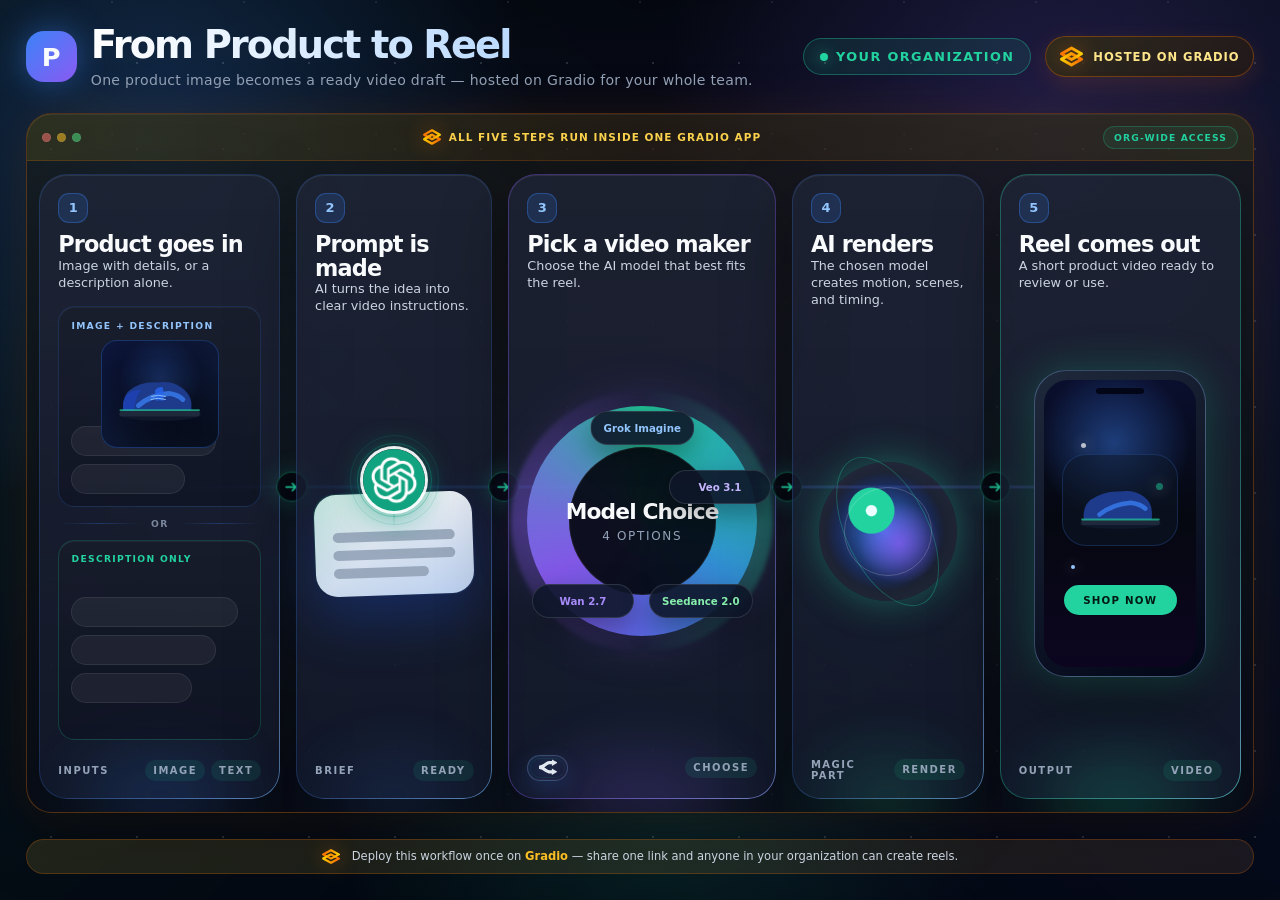
<file: flowchart.html>
<!DOCTYPE html>
<html lang="en">
<head>
<meta charset="UTF-8">
<meta name="viewport" content="width=device-width, initial-scale=1.0">
<title>Product Image to AI Video Flow</title>
<style>
  :root {
    --bg: #050810;
    --bg2: #080d1a;
    --bg3: #0b1228;
    --blue: #3b82f6;
    --blue-glow: #1d4ed8;
    --purple: #8b5cf6;
    --purple-glow: #6d28d9;
    --neon: #22d3a0;
    --neon-dim: #0f7a5a;
    --white: #f8fafc;
    --muted: #94a3b8;
    --card: rgba(15, 22, 42, 0.72);
    --border: rgba(59, 130, 246, 0.22);
    --border-neon: rgba(34, 211, 160, 0.36);
  }

  * {
    box-sizing: border-box;
  }

  html,
  body {
    width: 100%;
    height: 100%;
    margin: 0;
    overflow: hidden;
  }

  body {
    min-height: 100svh;
    color: var(--white);
    font-family: Inter, ui-sans-serif, system-ui, -apple-system, BlinkMacSystemFont, "Segoe UI", sans-serif;
    background:
      radial-gradient(circle at 12% 16%, rgba(59, 130, 246, 0.24), transparent 28%),
      radial-gradient(circle at 82% 14%, rgba(139, 92, 246, 0.2), transparent 30%),
      radial-gradient(circle at 52% 88%, rgba(34, 211, 160, 0.14), transparent 32%),
      linear-gradient(180deg, var(--bg) 0%, #070b18 48%, #040610 100%);
    animation: atmospherePulse 14s ease-in-out infinite alternate;
  }

  body::before {
    content: "";
    position: fixed;
    inset: 0;
    pointer-events: none;
    background-image:
      radial-gradient(circle, rgba(255, 255, 255, 0.52) 0 1px, transparent 1.5px),
      radial-gradient(circle, rgba(147, 197, 253, 0.42) 0 1px, transparent 1.5px);
    background-size: 86px 86px, 132px 132px;
    background-position: 8px 20px, 46px 68px;
    opacity: 0.28;
    animation: starDrift 32s linear infinite, starTwinkle 4.8s ease-in-out infinite alternate;
  }

  body::after {
    content: "";
    position: fixed;
    inset: -30%;
    pointer-events: none;
    background:
      conic-gradient(from 0deg at 50% 50%, transparent, rgba(59, 130, 246, 0.12), transparent, rgba(34, 211, 160, 0.1), transparent),
      radial-gradient(circle at 50% 50%, rgba(139, 92, 246, 0.14), transparent 36%);
    filter: blur(42px);
    opacity: 0.58;
    animation: auroraSpin 34s linear infinite;
  }

  .page {
    position: relative;
    z-index: 1;
    display: grid;
    grid-template-rows: auto 1fr auto;
    gap: clamp(10px, 1.2vw, 18px);
    width: 100vw;
    height: 100svh;
    padding: clamp(18px, 2vw, 30px);
  }

  .topbar,
  .footer-note {
    width: min(1500px, 100%);
    margin: 0 auto;
  }

  .topbar {
    display: flex;
    align-items: center;
    justify-content: space-between;
    gap: 18px;
    animation: introDrop 900ms ease-out both;
  }

  .brand {
    display: flex;
    align-items: center;
    gap: 14px;
  }

  .logo {
    display: grid;
    place-items: center;
    width: clamp(42px, 4vw, 58px);
    height: clamp(42px, 4vw, 58px);
    border-radius: 18px;
    background: linear-gradient(135deg, var(--blue), var(--purple));
    box-shadow: 0 0 32px rgba(59, 130, 246, 0.44);
    font-size: clamp(20px, 2vw, 28px);
    font-weight: 900;
    animation: logoPulse 3.2s ease-in-out infinite;
  }

  h1,
  p {
    margin: 0;
  }

  h1 {
    font-size: clamp(24px, 3vw, 44px);
    line-height: 1;
    letter-spacing: -0.05em;
    background: linear-gradient(90deg, #ffffff 0%, #93c5fd 46%, var(--neon) 100%);
    -webkit-background-clip: text;
    background-clip: text;
    color: transparent;
    background-size: 220% 100%;
    animation: titleShimmer 7s ease-in-out infinite;
  }

  .subtitle {
    margin-top: 8px;
    color: var(--muted);
    font-size: clamp(12px, 1.1vw, 16px);
    letter-spacing: 0.02em;
  }

  .audience-pill {
    display: inline-flex;
    align-items: center;
    gap: 8px;
    padding: 10px 16px;
    border: 1px solid var(--border-neon);
    border-radius: 999px;
    background: rgba(34, 211, 160, 0.1);
    color: var(--neon);
    font-size: clamp(11px, 1vw, 13px);
    font-weight: 800;
    letter-spacing: 0.11em;
    text-transform: uppercase;
    white-space: nowrap;
  }

  .audience-pill::before {
    content: "";
    width: 8px;
    height: 8px;
    border-radius: 999px;
    background: var(--neon);
    box-shadow: 0 0 16px rgba(34, 211, 160, 0.78);
  }

  .topbar-host {
    display: flex;
    align-items: center;
    gap: clamp(10px, 1.1vw, 14px);
    flex-shrink: 0;
  }

  .gradio-brand {
    display: inline-flex;
    align-items: center;
    gap: 10px;
    padding: 8px 14px;
    border: 1px solid rgba(249, 119, 0, 0.34);
    border-radius: 999px;
    background:
      linear-gradient(135deg, rgba(249, 209, 0, 0.14), rgba(249, 119, 0, 0.1)),
      rgba(8, 12, 24, 0.72);
    color: #fde68a;
    font-size: clamp(10px, 0.9vw, 12px);
    font-weight: 800;
    letter-spacing: 0.08em;
    text-transform: uppercase;
    white-space: nowrap;
    box-shadow: 0 8px 24px rgba(249, 119, 0, 0.14);
    animation: gradioBadge 3.8s ease-in-out infinite;
  }

  .gradio-logo {
    display: block;
    width: clamp(20px, 1.8vw, 26px);
    height: clamp(20px, 1.8vw, 26px);
    flex-shrink: 0;
    filter: drop-shadow(0 0 10px rgba(249, 119, 0, 0.42));
    animation: gradioIcon 3.4s ease-in-out infinite;
  }

  .gradio-logo--compact {
    width: clamp(16px, 1.4vw, 20px);
    height: clamp(16px, 1.4vw, 20px);
  }

  .gradio-shell {
    position: relative;
    display: grid;
    grid-template-rows: auto 1fr;
    width: min(1500px, 100%);
    height: 100%;
    max-height: min(700px, 100%);
    border: 1px solid rgba(249, 119, 0, 0.28);
    border-radius: clamp(20px, 2vw, 28px);
    background:
      linear-gradient(180deg, rgba(249, 209, 0, 0.05), rgba(249, 119, 0, 0.02)),
      rgba(8, 12, 26, 0.62);
    box-shadow:
      inset 0 1px 0 rgba(255, 255, 255, 0.06),
      0 24px 70px rgba(0, 0, 0, 0.28),
      0 0 48px rgba(249, 119, 0, 0.1);
    overflow: hidden;
    animation: gradioShellGlow 6s ease-in-out infinite alternate;
  }

  .gradio-shell::before {
    content: "";
    position: absolute;
    inset: -1px;
    border-radius: inherit;
    padding: 1px;
    background: linear-gradient(120deg, rgba(249, 209, 0, 0.5), transparent 38%, rgba(249, 119, 0, 0.42) 62%, transparent 78%);
    background-size: 220% 220%;
    pointer-events: none;
    -webkit-mask: linear-gradient(#000 0 0) content-box, linear-gradient(#000 0 0);
    -webkit-mask-composite: xor;
    mask: linear-gradient(#000 0 0) content-box, linear-gradient(#000 0 0);
    mask-composite: exclude;
    opacity: 0.55;
    animation: gradioBorderSweep 5.4s linear infinite;
  }

  .gradio-shell-bar {
    position: relative;
    z-index: 1;
    display: flex;
    align-items: center;
    justify-content: space-between;
    gap: 12px;
    padding: clamp(8px, 0.9vw, 12px) clamp(12px, 1.2vw, 18px);
    border-bottom: 1px solid rgba(249, 119, 0, 0.2);
    background: linear-gradient(90deg, rgba(249, 209, 0, 0.1), rgba(249, 119, 0, 0.06) 52%, rgba(249, 209, 0, 0.08));
  }

  .gradio-shell-dots {
    display: flex;
    align-items: center;
    gap: 6px;
    flex-shrink: 0;
  }

  .gradio-shell-dots span {
    width: 9px;
    height: 9px;
    border-radius: 50%;
    background: rgba(148, 163, 184, 0.35);
    border: 1px solid rgba(255, 255, 255, 0.08);
  }

  .gradio-shell-dots span:nth-child(1) {
    background: rgba(248, 113, 113, 0.55);
  }

  .gradio-shell-dots span:nth-child(2) {
    background: rgba(251, 191, 36, 0.55);
  }

  .gradio-shell-dots span:nth-child(3) {
    background: rgba(74, 222, 128, 0.55);
  }

  .gradio-shell-title {
    display: flex;
    align-items: center;
    justify-content: center;
    gap: 8px;
    flex: 1;
    min-width: 0;
    color: #fcd34d;
    font-size: clamp(9px, 0.82vw, 12px);
    font-weight: 800;
    letter-spacing: 0.1em;
    text-transform: uppercase;
    text-align: center;
  }

  .gradio-shell-org {
    display: inline-flex;
    align-items: center;
    gap: 6px;
    flex-shrink: 0;
    padding: 5px 10px;
    border-radius: 999px;
    border: 1px solid rgba(34, 211, 160, 0.24);
    background: rgba(34, 211, 160, 0.08);
    color: var(--neon);
    font-size: clamp(8px, 0.72vw, 10px);
    font-weight: 800;
    letter-spacing: 0.12em;
    text-transform: uppercase;
    white-space: nowrap;
  }

  .gradio-shell-body {
    position: relative;
    z-index: 1;
    display: grid;
    place-items: center;
    min-height: 0;
    padding: clamp(8px, 1vw, 14px);
  }

  .gradio-shell-body .flow {
    height: 100%;
  }

  .flow-wrap {
    position: relative;
    display: grid;
    place-items: center;
    width: 100%;
    min-height: 0;
  }

  .flow-wrap::before {
    content: "";
    position: absolute;
    inset: 8% 2%;
    border-radius: 50%;
    background:
      radial-gradient(circle at 18% 50%, rgba(59, 130, 246, 0.18), transparent 30%),
      radial-gradient(circle at 76% 50%, rgba(34, 211, 160, 0.16), transparent 28%);
    filter: blur(34px);
    opacity: 0.7;
    animation: stageGlow 8s ease-in-out infinite alternate;
  }

  .flow {
    position: relative;
    display: grid;
    grid-template-columns: 1.08fr 0.88fr 1.2fr 0.86fr 1.08fr;
    align-items: stretch;
    gap: clamp(12px, 1.25vw, 22px);
    width: min(1500px, 100%);
    height: min(660px, 100%);
    min-height: 0;
    perspective: 1400px;
  }

  .flow::before {
    content: "";
    position: absolute;
    left: 7%;
    right: 7%;
    top: 50%;
    height: 3px;
    transform: translateY(-50%);
    border-radius: 999px;
    background: linear-gradient(90deg, rgba(59, 130, 246, 0), var(--blue), var(--purple), var(--neon), rgba(34, 211, 160, 0));
    background-size: 220% 100%;
    box-shadow: 0 0 26px rgba(59, 130, 246, 0.36);
    opacity: 0.72;
    z-index: 0;
    animation: flowLine 4.8s linear infinite;
  }

  .flow::after {
    content: "";
    position: absolute;
    top: 50%;
    left: 5%;
    width: 120px;
    height: 120px;
    border-radius: 50%;
    background:
      radial-gradient(circle, rgba(34, 211, 160, 0.72) 0 7%, rgba(59, 130, 246, 0.24) 8% 26%, transparent 56%);
    filter: blur(8px);
    opacity: 0;
    transform: translate(-50%, -50%) scale(0.55);
    z-index: 0;
    animation: energyPacket 5.8s cubic-bezier(0.35, 0, 0.2, 1) infinite;
  }

  .step {
    position: relative;
    display: grid;
    min-height: 0;
    padding: clamp(14px, 1.4vw, 22px);
    border: 1px solid var(--border);
    border-radius: clamp(24px, 2.2vw, 34px);
    background:
      linear-gradient(180deg, rgba(255, 255, 255, 0.055), rgba(255, 255, 255, 0.018)),
      var(--card);
    box-shadow:
      inset 0 1px 0 rgba(255, 255, 255, 0.08),
      0 24px 70px rgba(0, 0, 0, 0.3);
    overflow: visible;
    z-index: 1;
    animation: cardEntrance 900ms ease-out both, cardFloat 5.8s ease-in-out infinite;
    animation-delay: var(--entry-delay, 0ms), var(--float-delay, 0ms);
    transform-style: preserve-3d;
  }

  .step:nth-child(1) { --entry-delay: 100ms; --float-delay: 0ms; }
  .step:nth-child(2) { --entry-delay: 220ms; --float-delay: 520ms; }
  .step:nth-child(3) { --entry-delay: 340ms; --float-delay: 1040ms; }
  .step:nth-child(4) { --entry-delay: 460ms; --float-delay: 1560ms; }
  .step:nth-child(5) { --entry-delay: 580ms; --float-delay: 2080ms; }

  .step::before {
    content: "";
    position: absolute;
    inset: -1px;
    border-radius: inherit;
    padding: 1px;
    background: linear-gradient(120deg, transparent 0 24%, rgba(147, 197, 253, 0.86) 36%, rgba(34, 211, 160, 0.86) 50%, transparent 64% 100%);
    background-size: 260% 260%;
    opacity: 0.58;
    pointer-events: none;
    -webkit-mask: linear-gradient(#000 0 0) content-box, linear-gradient(#000 0 0);
    -webkit-mask-composite: xor;
    mask: linear-gradient(#000 0 0) content-box, linear-gradient(#000 0 0);
    mask-composite: exclude;
    animation: borderSweep 4.6s linear infinite;
  }

  .step::after {
    content: "";
    position: absolute;
    inset: auto 16% -32px 16%;
    height: 70px;
    border-radius: 50%;
    background: var(--glow, rgba(59, 130, 246, 0.26));
    filter: blur(34px);
    opacity: 0.8;
    animation: glowBreathe 3.8s ease-in-out infinite;
  }

  .step-inner {
    position: relative;
    z-index: 1;
    display: grid;
    grid-template-rows: auto 1fr auto;
    gap: clamp(10px, 1.2vw, 16px);
    min-height: 0;
    animation: innerParallax 6.4s ease-in-out infinite;
  }

  .step-number {
    display: inline-grid;
    place-items: center;
    width: 30px;
    height: 30px;
    border-radius: 11px;
    background: rgba(59, 130, 246, 0.16);
    border: 1px solid rgba(59, 130, 246, 0.36);
    color: #93c5fd;
    font-size: 13px;
    font-weight: 900;
    box-shadow: 0 0 0 rgba(59, 130, 246, 0);
    animation: numberBeacon 2.8s ease-in-out infinite;
  }

  .step h2 {
    margin: 10px 0 0;
    font-size: clamp(18px, 1.75vw, 28px);
    line-height: 1.05;
    letter-spacing: -0.04em;
  }

  .step p {
    color: #cbd5e1;
    font-size: clamp(12px, 1vw, 15px);
    line-height: 1.35;
  }

  .visual {
    display: grid;
    place-items: center;
    min-height: 0;
  }

  .product-card {
    width: min(220px, 92%);
    aspect-ratio: 1 / 1.1;
    border-radius: 28px;
    border: 1px solid rgba(59, 130, 246, 0.32);
    background:
      radial-gradient(circle at 50% 34%, rgba(59, 130, 246, 0.24), transparent 45%),
      linear-gradient(145deg, #0a0f2e, #0b1228 58%, #050810);
    box-shadow: inset 0 0 40px rgba(59, 130, 246, 0.1);
    display: grid;
    place-items: center;
    position: relative;
    overflow: hidden;
    animation: productHover 4.8s ease-in-out infinite;
  }

  .product-card::before {
    content: "";
    position: absolute;
    inset: -40%;
    background: linear-gradient(115deg, transparent 35%, rgba(255, 255, 255, 0.18) 48%, transparent 60%);
    transform: translateX(-65%) rotate(8deg);
    animation: productScan 4.2s ease-in-out infinite;
  }

  .shoe-svg {
    width: 88%;
    filter: drop-shadow(0 22px 24px rgba(0, 0, 0, 0.38));
    transform-origin: center;
    animation: shoeLift 3.6s ease-in-out infinite;
  }

  .details-row,
  .prompt-lines {
    display: grid;
    gap: 8px;
  }

  .detail-chip {
    height: 30px;
    border-radius: 999px;
    background: rgba(255, 255, 255, 0.055);
    border: 1px solid rgba(255, 255, 255, 0.08);
  }

  .detail-chip:nth-child(1) {
    width: 82%;
  }

  .detail-chip:nth-child(2) {
    width: 64%;
  }

  .input-visual {
    place-items: stretch;
    align-self: stretch;
  }

  .input-split {
    display: grid;
    grid-template-rows: 1fr auto 1fr;
    gap: clamp(8px, 0.85vw, 11px);
    width: 100%;
    height: 100%;
    min-height: 0;
  }

  .input-block {
    display: grid;
    gap: clamp(6px, 0.7vw, 9px);
    min-height: 0;
    padding: clamp(9px, 0.95vw, 13px);
    border-radius: clamp(14px, 1.3vw, 18px);
    border: 1px solid rgba(59, 130, 246, 0.2);
    background:
      linear-gradient(180deg, rgba(255, 255, 255, 0.04), rgba(255, 255, 255, 0.012)),
      rgba(8, 12, 26, 0.55);
    box-shadow: inset 0 1px 0 rgba(255, 255, 255, 0.05);
    animation: inputBlockFloat 5.4s ease-in-out infinite;
  }

  .input-block--full {
    grid-template-rows: auto auto 1fr;
    align-content: start;
    animation-delay: 0ms;
  }

  .input-block--text {
    grid-template-rows: auto 1fr;
    align-content: start;
    border-color: rgba(34, 211, 160, 0.22);
    animation-delay: 720ms;
  }

  .input-block-tag {
    font-size: clamp(8px, 0.72vw, 10px);
    font-weight: 800;
    letter-spacing: 0.14em;
    text-transform: uppercase;
  }

  .input-block--full .input-block-tag {
    color: #93c5fd;
  }

  .input-block--text .input-block-tag {
    color: var(--neon);
  }

  .product-card--compact {
    width: min(118px, 78%);
    margin: 0 auto;
    aspect-ratio: 1 / 0.92;
    border-radius: 16px;
  }

  .product-card--compact .shoe-svg {
    width: 84%;
  }

  .input-block--full .details-row {
    align-self: end;
  }

  .input-block--text .details-row {
    align-content: center;
    height: 100%;
    padding-block: clamp(4px, 0.5vw, 8px);
  }

  .input-block--text .detail-chip:nth-child(1) {
    width: 94%;
  }

  .input-block--text .detail-chip:nth-child(2) {
    width: 82%;
  }

  .input-block--text .detail-chip:nth-child(3) {
    width: 68%;
  }

  .input-divider {
    display: flex;
    align-items: center;
    gap: 8px;
    color: var(--muted);
    font-size: clamp(8px, 0.72vw, 10px);
    font-weight: 800;
    letter-spacing: 0.16em;
    text-transform: uppercase;
    opacity: 0.8;
  }

  .input-divider::before,
  .input-divider::after {
    content: "";
    flex: 1;
    height: 1px;
    background: linear-gradient(90deg, transparent, rgba(59, 130, 246, 0.34), transparent);
  }

  .prompt-scene {
    position: relative;
    display: grid;
    place-items: center;
    width: min(230px, 100%);
    padding-top: 18px;
  }

  .prompt-paper {
    position: relative;
    width: 100%;
    padding: 38px 18px 18px;
    border-radius: 22px;
    background:
      linear-gradient(180deg, rgba(248, 250, 252, 0.96), rgba(219, 234, 254, 0.92));
    color: #0f172a;
    box-shadow: 0 24px 55px rgba(29, 78, 216, 0.28);
    transform: rotate(-2deg);
    animation: promptFloat 4.8s ease-in-out infinite;
    overflow: visible;
  }

  .prompt-paper::before {
    content: "";
    position: absolute;
    inset: -1px;
    border-radius: inherit;
    background: linear-gradient(135deg, rgba(16, 163, 127, 0.42), transparent 42%, rgba(59, 130, 246, 0.22));
    opacity: 0.55;
    z-index: -1;
    animation: promptPaperGlow 4.2s ease-in-out infinite;
  }

  .chatgpt-stamp {
    position: absolute;
    top: -26px;
    left: 50%;
    z-index: 3;
    width: clamp(52px, 5vw, 62px);
    height: clamp(52px, 5vw, 62px);
    transform: translateX(-50%);
    animation: chatgptStampFloat 4.4s ease-in-out infinite;
  }

  .chatgpt-stamp::before,
  .chatgpt-stamp::after {
    content: "";
    position: absolute;
    inset: -10%;
    border-radius: 50%;
    border: 1px solid rgba(16, 163, 127, 0.38);
    animation: chatgptRingPulse 3.4s ease-out infinite;
  }

  .chatgpt-stamp::after {
    inset: -22%;
    border-color: rgba(16, 163, 127, 0.18);
    animation-delay: 1.1s;
  }

  .chatgpt-logo {
    position: relative;
    z-index: 2;
    display: block;
    width: 100%;
    height: 100%;
    border-radius: 50%;
    object-fit: cover;
    box-shadow:
      0 0 0 3px rgba(255, 255, 255, 0.92),
      0 0 28px rgba(16, 163, 127, 0.55),
      0 14px 32px rgba(16, 163, 127, 0.28);
    animation: chatgptLogoPulse 3.2s ease-in-out infinite;
  }

  .chatgpt-beam {
    position: absolute;
    top: 8px;
    left: 50%;
    width: 2px;
    height: 42px;
    transform: translateX(-50%);
    border-radius: 999px;
    background: linear-gradient(180deg, rgba(16, 163, 127, 0.85), rgba(16, 163, 127, 0.08));
    box-shadow: 0 0 16px rgba(16, 163, 127, 0.42);
    z-index: 1;
    animation: chatgptBeamPulse 2.6s ease-in-out infinite;
  }

  .prompt-spark {
    position: absolute;
    width: 6px;
    height: 6px;
    border-radius: 50%;
    background: #10a37f;
    box-shadow: 0 0 12px rgba(16, 163, 127, 0.78);
    z-index: 4;
    opacity: 0;
    animation: promptSparkDrop 2.8s ease-in-out infinite;
  }

  .prompt-spark:nth-of-type(2) { left: calc(50% - 14px); animation-delay: 0.5s; }
  .prompt-spark:nth-of-type(3) { left: calc(50% + 8px); animation-delay: 1.1s; }
  .prompt-spark:nth-of-type(4) { left: calc(50% + 20px); animation-delay: 1.7s; }

  .prompt-line {
    height: 10px;
    border-radius: 999px;
    background: #94a3b8;
    opacity: 0.9;
    transform-origin: left;
    animation: promptLineWrite 3.2s ease-in-out infinite;
  }

  .prompt-line:nth-child(1) { animation-delay: 0ms; }
  .prompt-line:nth-child(2) { animation-delay: 160ms; }
  .prompt-line:nth-child(3) { animation-delay: 320ms; }

  .prompt-line:nth-child(2) {
    width: 100%;
  }

  .prompt-line:nth-child(3) {
    width: 78%;
  }

  .prompt-line:nth-child(4) {
    width: 52%;
    background: var(--neon);
    opacity: 1;
  }

  .model-step {
    --glow: rgba(139, 92, 246, 0.28);
    border-color: rgba(139, 92, 246, 0.36);
  }

  .model-hub {
    position: relative;
    display: grid;
    place-items: center;
    width: min(300px, 100%);
    aspect-ratio: 1;
    margin: auto;
    border-radius: 50%;
    background:
      radial-gradient(circle, rgba(34, 211, 160, 0.22) 0 20%, rgba(59, 130, 246, 0.14) 21% 42%, transparent 43%),
      conic-gradient(from 120deg, rgba(59, 130, 246, 0.9), rgba(139, 92, 246, 0.9), rgba(34, 211, 160, 0.9), rgba(59, 130, 246, 0.9));
    box-shadow: 0 0 55px rgba(139, 92, 246, 0.24);
    animation: hubPulse 5s ease-in-out infinite;
  }

  .model-hub::before {
    content: "";
    position: absolute;
    inset: 18%;
    border-radius: inherit;
    background: rgba(5, 8, 16, 0.92);
    border: 1px solid rgba(255, 255, 255, 0.08);
    z-index: 1;
  }

  .model-hub::after {
    content: "";
    position: absolute;
    inset: -7%;
    border-radius: inherit;
    background: conic-gradient(from 0deg, transparent, rgba(34, 211, 160, 0.6), transparent, rgba(139, 92, 246, 0.58), transparent);
    filter: blur(2px);
    opacity: 0.6;
    z-index: 0;
    animation: ringSpin 9s linear infinite;
  }

  .model-center {
    position: relative;
    z-index: 2;
    text-align: center;
    animation: centerGlow 3.6s ease-in-out infinite;
  }

  .model-center strong {
    display: block;
    font-size: clamp(18px, 1.7vw, 25px);
    letter-spacing: -0.04em;
  }

  .model-center span {
    display: block;
    margin-top: 5px;
    color: var(--muted);
    font-size: 12px;
    text-transform: uppercase;
    letter-spacing: 0.14em;
  }

  .model-chip {
    position: absolute;
    z-index: 2;
    display: inline-flex;
    align-items: center;
    justify-content: center;
    min-width: 102px;
    min-height: 34px;
    padding: 8px 12px;
    border-radius: 999px;
    border: 1px solid rgba(255, 255, 255, 0.12);
    background: rgba(15, 23, 42, 0.9);
    color: #dbeafe;
    font-size: clamp(10px, 0.8vw, 12px);
    font-weight: 800;
    box-shadow: 0 10px 28px rgba(0, 0, 0, 0.34);
    white-space: nowrap;
    animation: chipDrift 3.7s ease-in-out infinite;
  }

  .model-chip:nth-child(2) { top: 2%; left: 50%; --chip-x: -50%; --chip-y: 0%; transform: translate(var(--chip-x), var(--chip-y)); color: #93c5fd; animation-delay: 0ms; }
  .model-chip:nth-child(3) { top: 28%; right: -6%; --chip-x: 0%; --chip-y: 0%; transform: translate(var(--chip-x), var(--chip-y)); color: #c4b5fd; animation-delay: 220ms; }
  .model-chip:nth-child(4) { bottom: 8%; right: 2%; --chip-x: 0%; --chip-y: 0%; transform: translate(var(--chip-x), var(--chip-y)); color: #86efac; animation-delay: 440ms; }
  .model-chip:nth-child(5) { bottom: 8%; left: 2%; --chip-x: 0%; --chip-y: 0%; transform: translate(var(--chip-x), var(--chip-y)); color: #a78bfa; animation-delay: 660ms; }
  .model-chip:nth-child(6) { top: 28%; left: -6%; --chip-x: 0%; --chip-y: 0%; transform: translate(var(--chip-x), var(--chip-y)); color: #f8fafc; animation-delay: 880ms; }

  .render-orb {
    width: min(190px, 90%);
    aspect-ratio: 1;
    border-radius: 50%;
    background:
      radial-gradient(circle at 38% 35%, #ecfeff 0 4%, var(--neon) 5% 18%, transparent 19%),
      radial-gradient(circle at 58% 58%, rgba(139, 92, 246, 0.75), transparent 36%),
      radial-gradient(circle at 48% 50%, rgba(59, 130, 246, 0.9), rgba(29, 78, 216, 0.22) 48%, transparent 60%);
    box-shadow:
      0 0 38px rgba(34, 211, 160, 0.38),
      inset 0 0 42px rgba(255, 255, 255, 0.08);
    position: relative;
    animation: renderPulse 3.1s ease-in-out infinite, renderHue 8s linear infinite;
  }

  .render-orb::before,
  .render-orb::after {
    content: "";
    position: absolute;
    inset: 18%;
    border: 1px solid rgba(248, 250, 252, 0.2);
    border-radius: 50%;
    animation: orbitSpin 4.8s linear infinite;
  }

  .render-orb::after {
    inset: -8% 20%;
    border-color: rgba(34, 211, 160, 0.32);
    transform: rotate(-26deg);
    animation-duration: 3.4s;
    animation-direction: reverse;
  }

  .phone {
    width: min(188px, 85%);
    aspect-ratio: 9 / 16;
    padding: 9px;
    border-radius: 32px;
    background: linear-gradient(145deg, #1e293b, #020617);
    border: 1px solid rgba(147, 197, 253, 0.34);
    box-shadow:
      0 0 42px rgba(34, 211, 160, 0.26),
      0 28px 55px rgba(0, 0, 0, 0.38);
    animation: phoneFloat 4.9s ease-in-out infinite;
  }

  .screen {
    position: relative;
    height: 100%;
    border-radius: 24px;
    overflow: hidden;
    background:
      radial-gradient(circle at 46% 22%, rgba(59, 130, 246, 0.42), transparent 32%),
      linear-gradient(180deg, #0a0f2e 0%, #050810 48%, #0d0520 100%);
    animation: screenGlow 4s ease-in-out infinite alternate;
  }

  .screen::before {
    content: "";
    position: absolute;
    left: 50%;
    top: 8px;
    width: 48px;
    height: 6px;
    border-radius: 999px;
    transform: translateX(-50%);
    background: #020617;
  }

  .video-spark {
    position: absolute;
    border-radius: 999px;
    background: rgba(255, 255, 255, 0.7);
    box-shadow: 0 0 14px rgba(255, 255, 255, 0.6);
    animation: sparkle 1.9s ease-in-out infinite;
  }

  .video-spark:nth-child(1) { width: 5px; height: 5px; top: 22%; left: 24%; animation-delay: 0ms; }
  .video-spark:nth-child(2) { width: 7px; height: 7px; top: 36%; right: 22%; background: var(--neon); animation-delay: 420ms; }
  .video-spark:nth-child(3) { width: 4px; height: 4px; bottom: 34%; left: 18%; background: #93c5fd; animation-delay: 820ms; }

  .screen-product {
    position: absolute;
    inset: 26% 12% auto;
    height: 32%;
    border-radius: 24px;
    display: grid;
    place-items: center;
    background: rgba(15, 23, 42, 0.52);
    border: 1px solid rgba(59, 130, 246, 0.22);
    animation: productScene 3.8s ease-in-out infinite;
  }

  .screen-product svg {
    width: 92%;
  }

  .sale-tag {
    position: absolute;
    left: 13%;
    right: 13%;
    bottom: 18%;
    padding: 9px 10px;
    border-radius: 999px;
    text-align: center;
    background: var(--neon);
    color: #001a12;
    font-weight: 900;
    font-size: clamp(10px, 0.8vw, 12px);
    letter-spacing: 0.12em;
    animation: salePop 2.8s ease-in-out infinite;
  }

  .label {
    align-self: end;
    display: flex;
    align-items: center;
    justify-content: space-between;
    gap: 8px;
    padding-top: 4px;
  }

  .label span {
    color: var(--muted);
    font-size: clamp(10px, 0.78vw, 12px);
    text-transform: uppercase;
    letter-spacing: 0.15em;
    font-weight: 900;
  }

  .openrouter-brand {
    position: relative;
    display: inline-flex;
    align-items: center;
    justify-content: center;
    width: clamp(34px, 3.2vw, 44px);
    height: clamp(22px, 2vw, 28px);
    border-radius: 999px;
    border: 1px solid rgba(147, 197, 253, 0.28);
    background:
      linear-gradient(135deg, rgba(59, 130, 246, 0.16), rgba(139, 92, 246, 0.12)),
      rgba(8, 12, 24, 0.82);
    box-shadow:
      0 0 0 1px rgba(255, 255, 255, 0.04) inset,
      0 8px 22px rgba(59, 130, 246, 0.18);
    overflow: hidden;
    animation: openrouterBadge 3.6s ease-in-out infinite;
  }

  .openrouter-brand::before {
    content: "";
    position: absolute;
    inset: -40%;
    background: linear-gradient(115deg, transparent 38%, rgba(255, 255, 255, 0.22) 50%, transparent 62%);
    transform: translateX(-70%) rotate(8deg);
    animation: openrouterShine 4.4s ease-in-out infinite;
  }

  .openrouter-brand::after {
    content: "";
    position: absolute;
    inset: 2px;
    border-radius: inherit;
    border: 1px solid rgba(34, 211, 160, 0.14);
    opacity: 0.7;
    animation: openrouterRing 2.8s ease-in-out infinite;
  }

  .openrouter-logo {
    position: relative;
    z-index: 1;
    width: clamp(16px, 1.45vw, 20px);
    height: clamp(16px, 1.45vw, 20px);
    color: #e2e8f0;
    filter: drop-shadow(0 0 10px rgba(147, 197, 253, 0.42));
    animation: openrouterIcon 3.2s ease-in-out infinite;
  }

  .mini-pills {
    display: flex;
    flex-wrap: wrap;
    justify-content: flex-end;
    gap: 6px;
  }

  .mini-pill {
    padding: 5px 8px;
    border-radius: 999px;
    background: rgba(34, 211, 160, 0.1);
    color: var(--neon);
    font-size: 10px;
    font-weight: 900;
    animation: pillBlink 3.3s ease-in-out infinite;
  }

  .arrow {
    position: absolute;
    z-index: 3;
    top: 50%;
    right: calc(clamp(12px, 1.25vw, 22px) * -0.78);
    width: clamp(26px, 2.4vw, 38px);
    height: clamp(26px, 2.4vw, 38px);
    display: grid;
    place-items: center;
    border-radius: 999px;
    border: 1px solid rgba(34, 211, 160, 0.42);
    background: rgba(5, 8, 16, 0.9);
    color: var(--neon);
    transform: translate(50%, -50%);
    box-shadow: 0 0 24px rgba(34, 211, 160, 0.28);
    animation: arrowPulse 1.7s ease-in-out infinite;
  }

  .arrow svg {
    width: 58%;
    animation: arrowNudge 1.2s ease-in-out infinite;
  }

  .footer-note {
    display: flex;
    align-items: center;
    justify-content: center;
    gap: 12px;
    min-height: 34px;
    padding: 8px 16px;
    border: 1px solid rgba(255, 255, 255, 0.08);
    border-radius: 999px;
    background: rgba(255, 255, 255, 0.035);
    color: #cbd5e1;
    font-size: clamp(11px, 0.9vw, 13px);
    text-align: center;
    animation: introDrop 900ms ease-out both;
    animation-delay: 680ms;
  }

  .gradio-footer {
    border-color: rgba(249, 119, 0, 0.24);
    background:
      linear-gradient(135deg, rgba(249, 209, 0, 0.08), rgba(249, 119, 0, 0.05)),
      rgba(255, 255, 255, 0.035);
  }

  .gradio-footer strong {
    color: #fbbf24;
    font-weight: 800;
  }

  @keyframes atmospherePulse {
    0% { filter: saturate(1) brightness(1); }
    100% { filter: saturate(1.18) brightness(1.08); }
  }

  @keyframes starDrift {
    0% { background-position: 8px 20px, 46px 68px; }
    100% { background-position: 180px 120px, -86px 220px; }
  }

  @keyframes starTwinkle {
    0% { opacity: 0.18; }
    100% { opacity: 0.36; }
  }

  @keyframes auroraSpin {
    to { transform: rotate(360deg) scale(1.04); }
  }

  @keyframes introDrop {
    from { opacity: 0; transform: translateY(-18px); }
    to { opacity: 1; transform: translateY(0); }
  }

  @keyframes logoPulse {
    0%, 100% { transform: translateY(0) rotate(0deg); box-shadow: 0 0 32px rgba(59, 130, 246, 0.44); }
    50% { transform: translateY(-3px) rotate(-3deg); box-shadow: 0 0 48px rgba(34, 211, 160, 0.44); }
  }

  @keyframes titleShimmer {
    0%, 100% { background-position: 0% 50%; }
    50% { background-position: 100% 50%; }
  }

  @keyframes stageGlow {
    0% { transform: scaleX(0.96); opacity: 0.48; }
    100% { transform: scaleX(1.05); opacity: 0.82; }
  }

  @keyframes flowLine {
    from { background-position: 0% 50%; }
    to { background-position: 220% 50%; }
  }

  @keyframes energyPacket {
    0%, 8% { left: 5%; opacity: 0; transform: translate(-50%, -50%) scale(0.45); }
    14%, 82% { opacity: 0.9; }
    92%, 100% { left: 95%; opacity: 0; transform: translate(-50%, -50%) scale(0.82); }
  }

  @keyframes cardEntrance {
    from { opacity: 0; transform: translateY(24px) rotateX(10deg) scale(0.96); }
    to { opacity: 1; transform: translateY(0) rotateX(0deg) scale(1); }
  }

  @keyframes cardFloat {
    0%, 100% { transform: translateY(0) rotateX(0deg) rotateY(0deg); }
    50% { transform: translateY(-10px) rotateX(1.2deg) rotateY(-1deg); }
  }

  @keyframes borderSweep {
    0% { background-position: 180% 0%; opacity: 0.24; }
    45%, 60% { opacity: 0.72; }
    100% { background-position: -80% 100%; opacity: 0.24; }
  }

  @keyframes glowBreathe {
    0%, 100% { opacity: 0.48; transform: scaleX(0.84); }
    50% { opacity: 0.92; transform: scaleX(1.08); }
  }

  @keyframes innerParallax {
    0%, 100% { transform: translateZ(0); }
    50% { transform: translateZ(18px); }
  }

  @keyframes numberBeacon {
    0%, 100% { box-shadow: 0 0 0 rgba(59, 130, 246, 0); }
    50% { box-shadow: 0 0 26px rgba(59, 130, 246, 0.48); }
  }

  @keyframes productHover {
    0%, 100% { transform: translateY(0) rotate(-1deg); box-shadow: inset 0 0 40px rgba(59, 130, 246, 0.1); }
    50% { transform: translateY(-7px) rotate(1.5deg); box-shadow: inset 0 0 50px rgba(34, 211, 160, 0.12), 0 18px 42px rgba(59, 130, 246, 0.16); }
  }

  @keyframes productScan {
    0%, 34% { transform: translateX(-70%) rotate(8deg); opacity: 0; }
    48% { opacity: 1; }
    68%, 100% { transform: translateX(70%) rotate(8deg); opacity: 0; }
  }

  @keyframes shoeLift {
    0%, 100% { transform: translateY(0) scale(1); }
    50% { transform: translateY(-4px) scale(1.025); }
  }

  @keyframes inputBlockFloat {
    0%, 100% { transform: translateY(0); box-shadow: inset 0 1px 0 rgba(255, 255, 255, 0.05); }
    50% { transform: translateY(-3px); box-shadow: inset 0 1px 0 rgba(255, 255, 255, 0.08), 0 10px 24px rgba(59, 130, 246, 0.08); }
  }

  @keyframes promptFloat {
    0%, 100% { transform: rotate(-2deg) translateY(0); }
    50% { transform: rotate(2deg) translateY(-8px); }
  }

  @keyframes promptPaperGlow {
    0%, 100% { opacity: 0.38; }
    50% { opacity: 0.72; }
  }

  @keyframes chatgptStampFloat {
    0%, 100% { transform: translateX(-50%) translateY(0) rotate(0deg); }
    50% { transform: translateX(-50%) translateY(-6px) rotate(4deg); }
  }

  @keyframes chatgptRingPulse {
    0% { transform: scale(0.82); opacity: 0.72; }
    100% { transform: scale(1.28); opacity: 0; }
  }

  @keyframes chatgptLogoPulse {
    0%, 100% { filter: brightness(1) saturate(1); }
    50% { filter: brightness(1.08) saturate(1.15); }
  }

  @keyframes chatgptBeamPulse {
    0%, 100% { opacity: 0.42; transform: translateX(-50%) scaleY(0.88); }
    50% { opacity: 1; transform: translateX(-50%) scaleY(1); }
  }

  @keyframes promptSparkDrop {
    0%, 12% { top: 4px; opacity: 0; transform: scale(0.5); }
    24%, 52% { opacity: 1; transform: scale(1); }
    72%, 100% { top: 54px; opacity: 0; transform: scale(0.6); }
  }

  @keyframes promptLineWrite {
    0%, 100% { transform: scaleX(0.72); opacity: 0.46; }
    45%, 60% { transform: scaleX(1); opacity: 1; }
  }

  @keyframes hubPulse {
    0%, 100% { box-shadow: 0 0 55px rgba(139, 92, 246, 0.24); filter: saturate(1); }
    50% { box-shadow: 0 0 80px rgba(34, 211, 160, 0.26); filter: saturate(1.3); }
  }

  @keyframes ringSpin {
    to { transform: rotate(360deg); }
  }

  @keyframes centerGlow {
    0%, 100% { text-shadow: 0 0 0 rgba(34, 211, 160, 0); }
    50% { text-shadow: 0 0 18px rgba(34, 211, 160, 0.42); }
  }

  @keyframes chipDrift {
    0%, 100% { transform: translate(var(--chip-x), var(--chip-y)); }
    50% { transform: translate(calc(var(--chip-x) + 0px), calc(var(--chip-y) - 8px)); }
  }

  @keyframes renderPulse {
    0%, 100% { transform: scale(1); box-shadow: 0 0 38px rgba(34, 211, 160, 0.38), inset 0 0 42px rgba(255, 255, 255, 0.08); }
    50% { transform: scale(1.08); box-shadow: 0 0 72px rgba(34, 211, 160, 0.52), inset 0 0 58px rgba(255, 255, 255, 0.12); }
  }

  @keyframes renderHue {
    to { filter: hue-rotate(360deg); }
  }

  @keyframes orbitSpin {
    to { transform: rotate(360deg); }
  }

  @keyframes phoneFloat {
    0%, 100% { transform: translateY(0) rotate(1deg); }
    50% { transform: translateY(-9px) rotate(-1.2deg); }
  }

  @keyframes screenGlow {
    0% { filter: brightness(1); }
    100% { filter: brightness(1.16) saturate(1.18); }
  }

  @keyframes sparkle {
    0%, 100% { transform: scale(0.7); opacity: 0.35; }
    50% { transform: scale(1.6); opacity: 1; }
  }

  @keyframes productScene {
    0%, 100% { transform: translateY(0) scale(1); }
    50% { transform: translateY(-5px) scale(1.03); }
  }

  @keyframes salePop {
    0%, 100% { transform: scale(1); box-shadow: 0 0 0 rgba(34, 211, 160, 0); }
    50% { transform: scale(1.045); box-shadow: 0 0 24px rgba(34, 211, 160, 0.34); }
  }

  @keyframes pillBlink {
    0%, 100% { opacity: 0.78; box-shadow: 0 0 0 rgba(34, 211, 160, 0); }
    50% { opacity: 1; box-shadow: 0 0 16px rgba(34, 211, 160, 0.2); }
  }

  @keyframes arrowPulse {
    0%, 100% { box-shadow: 0 0 24px rgba(34, 211, 160, 0.28); }
    50% { box-shadow: 0 0 34px rgba(34, 211, 160, 0.58); }
  }

  @keyframes arrowNudge {
    0%, 100% { transform: translateX(0); }
    50% { transform: translateX(3px); }
  }

  @keyframes openrouterBadge {
    0%, 100% {
      transform: translateY(0);
      box-shadow:
        0 0 0 1px rgba(255, 255, 255, 0.04) inset,
        0 8px 22px rgba(59, 130, 246, 0.18);
    }
    50% {
      transform: translateY(-2px);
      box-shadow:
        0 0 0 1px rgba(255, 255, 255, 0.06) inset,
        0 10px 28px rgba(34, 211, 160, 0.22);
    }
  }

  @keyframes openrouterShine {
    0%, 30% { transform: translateX(-70%) rotate(8deg); opacity: 0; }
    42% { opacity: 1; }
    62%, 100% { transform: translateX(70%) rotate(8deg); opacity: 0; }
  }

  @keyframes openrouterRing {
    0%, 100% { opacity: 0.35; }
    50% { opacity: 0.9; }
  }

  @keyframes openrouterIcon {
    0%, 100% { transform: scale(1); color: #e2e8f0; }
    50% { transform: scale(1.06); color: #ffffff; }
  }

  @keyframes gradioBadge {
    0%, 100% {
      box-shadow: 0 8px 24px rgba(249, 119, 0, 0.14);
      transform: translateY(0);
    }
    50% {
      box-shadow: 0 10px 30px rgba(249, 119, 0, 0.28);
      transform: translateY(-2px);
    }
  }

  @keyframes gradioIcon {
    0%, 100% { transform: scale(1) rotate(0deg); }
    50% { transform: scale(1.06) rotate(-4deg); }
  }

  @keyframes gradioShellGlow {
    0% { box-shadow: inset 0 1px 0 rgba(255, 255, 255, 0.06), 0 24px 70px rgba(0, 0, 0, 0.28), 0 0 40px rgba(249, 119, 0, 0.08); }
    100% { box-shadow: inset 0 1px 0 rgba(255, 255, 255, 0.08), 0 28px 78px rgba(0, 0, 0, 0.32), 0 0 58px rgba(249, 209, 0, 0.14); }
  }

  @keyframes gradioBorderSweep {
    0% { background-position: 180% 0%; opacity: 0.28; }
    45%, 60% { opacity: 0.62; }
    100% { background-position: -80% 100%; opacity: 0.28; }
  }

  @media (prefers-reduced-motion: reduce) {
    *,
    *::before,
    *::after {
      animation-duration: 1ms !important;
      animation-iteration-count: 1 !important;
      scroll-behavior: auto !important;
    }
  }

  @media (max-width: 1180px) {
    .page {
      padding: 14px;
      gap: 10px;
    }

    .topbar-host {
      gap: 8px;
    }

    .audience-pill {
      padding: 8px 12px;
    }

    .gradio-brand span {
      display: none;
    }

    .gradio-shell-org {
      display: none;
    }

    .flow {
      gap: 10px;
    }

    .step {
      border-radius: 22px;
      padding: 12px;
    }

    .model-chip {
      min-width: 84px;
      padding-inline: 8px;
    }

    .arrow {
      width: 28px;
      height: 28px;
    }
  }

  @media (max-height: 720px) {
    .subtitle,
    .gradio-footer {
      display: none;
    }

    .gradio-shell {
      max-height: 100%;
    }

    .flow {
      height: 100%;
    }

    .step h2 {
      margin-top: 6px;
    }
  }
</style>
</head>
<body>
  <main class="page" aria-label="Flowchart from product input to final AI video">
    <header class="topbar">
      <div class="brand">
        <div class="logo" aria-hidden="true">P</div>
        <div>
          <h1>From Product to Reel</h1>
          <p class="subtitle">One product image becomes a ready video draft — hosted on Gradio for your whole team.</p>
        </div>
      </div>
      <div class="topbar-host">
        <span class="audience-pill">Your organization</span>
        <div class="gradio-brand" aria-label="Hosted on Gradio">
          <img class="gradio-logo" src="assets/logos/gradio-color.svg" alt="">
          <span>Hosted on Gradio</span>
        </div>
      </div>
    </header>

    <section class="flow-wrap">
      <div class="gradio-shell" aria-label="Gradio-hosted workflow">
        <div class="gradio-shell-bar">
          <div class="gradio-shell-dots" aria-hidden="true">
            <span></span>
            <span></span>
            <span></span>
          </div>
          <div class="gradio-shell-title">
            <img class="gradio-logo gradio-logo--compact" src="assets/logos/gradio-color.svg" alt="">
            <span>All five steps run inside one Gradio app</span>
          </div>
          <span class="gradio-shell-org">Org-wide access</span>
        </div>
        <div class="gradio-shell-body">
      <div class="flow">
        <article class="step" style="--glow: rgba(59, 130, 246, 0.26);">
          <div class="step-inner">
            <div>
              <span class="step-number">1</span>
              <h2>Product goes in</h2>
              <p>Image with details, or a description alone.</p>
            </div>
            <div class="visual input-visual">
              <div class="input-split" aria-hidden="true">
                <div class="input-block input-block--full">
                  <span class="input-block-tag">Image + description</span>
                  <div class="product-card product-card--compact">
                    <svg class="shoe-svg" viewBox="0 0 160 100" xmlns="http://www.w3.org/2000/svg">
                      <ellipse cx="80" cy="85" rx="68" ry="10" fill="#0f172a"></ellipse>
                      <rect x="14" y="78" width="132" height="10" rx="5" fill="#1e293b"></rect>
                      <path d="M20 78 Q18 55 30 45 Q50 30 75 32 Q100 28 115 40 Q130 50 132 65 L132 78 Z" fill="#1e3a8a"></path>
                      <path d="M45 70 Q65 52 95 50 Q110 52 118 60" stroke="#3b82f6" stroke-width="8" fill="none" stroke-linecap="round" opacity="0.74"></path>
                      <path d="M20 78 Q18 60 28 50 Q36 44 50 44 Q40 55 38 78 Z" fill="#1e40af"></path>
                      <path d="M72 45 Q78 38 85 40 Q88 52 86 62 Q80 60 74 62 Z" fill="#2563eb" opacity="0.86"></path>
                      <path d="M65 60 Q78 56 90 60" stroke="#93c5fd" stroke-width="1.5" fill="none"></path>
                      <path d="M66 55 Q78 51 90 55" stroke="#93c5fd" stroke-width="1.5" fill="none"></path>
                      <rect x="14" y="76" width="132" height="3" rx="1.5" fill="#22d3a0" opacity="0.68"></rect>
                    </svg>
                  </div>
                  <div class="details-row">
                    <div class="detail-chip"></div>
                    <div class="detail-chip"></div>
                  </div>
                </div>
                <div class="input-divider">or</div>
                <div class="input-block input-block--text">
                  <span class="input-block-tag">Description only</span>
                  <div class="details-row">
                    <div class="detail-chip"></div>
                    <div class="detail-chip"></div>
                    <div class="detail-chip"></div>
                  </div>
                </div>
              </div>
            </div>
            <div class="label">
              <span>Inputs</span>
              <div class="mini-pills">
                <span class="mini-pill">image</span>
                <span class="mini-pill">text</span>
              </div>
            </div>
          </div>
          <div class="arrow" aria-hidden="true">
            <svg viewBox="0 0 24 24" fill="none"><path d="M4 12h14m-5-5 5 5-5 5" stroke="currentColor" stroke-width="2.4" stroke-linecap="round" stroke-linejoin="round"/></svg>
          </div>
        </article>

        <article class="step" style="--glow: rgba(59, 130, 246, 0.18);">
          <div class="step-inner">
            <div>
              <span class="step-number">2</span>
              <h2>Prompt is made</h2>
              <p>AI turns the idea into clear video instructions.</p>
            </div>
            <div class="visual">
              <div class="prompt-scene" aria-hidden="true">
                <div class="chatgpt-stamp" aria-label="ChatGPT">
                  <img
                    class="chatgpt-logo"
                    src="assets/logos/1700403290chatgpt-png.png"
                    alt=""
                  >
                </div>
                <span class="chatgpt-beam"></span>
                <span class="prompt-spark"></span>
                <span class="prompt-spark"></span>
                <span class="prompt-spark"></span>
                <div class="prompt-paper">
                  <div class="prompt-lines">
                    <div class="prompt-line"></div>
                    <div class="prompt-line"></div>
                    <div class="prompt-line"></div>
                  </div>
                </div>
              </div>
            </div>
            <div class="label">
              <span>Brief</span>
              <div class="mini-pills">
                <span class="mini-pill">ready</span>
              </div>
            </div>
          </div>
          <div class="arrow" aria-hidden="true">
            <svg viewBox="0 0 24 24" fill="none"><path d="M4 12h14m-5-5 5 5-5 5" stroke="currentColor" stroke-width="2.4" stroke-linecap="round" stroke-linejoin="round"/></svg>
          </div>
        </article>

        <article class="step model-step">
          <div class="step-inner">
            <div>
              <span class="step-number">3</span>
              <h2>Pick a video maker</h2>
              <p>Choose the AI model that best fits the reel.</p>
            </div>
            <div class="visual">
              <div class="model-hub" aria-label="Available video model choices">
                <div class="model-center">
                  <strong>Model Choice</strong>
                  <span>4 options</span>
                </div>
                <span class="model-chip">Grok Imagine</span>
                <span class="model-chip">Veo 3.1</span>
                <span class="model-chip">Seedance 2.0</span>
                <span class="model-chip">Wan 2.7</span>
              </div>
            </div>
            <div class="label">
              <span class="openrouter-brand" aria-label="OpenRouter">
                <svg class="openrouter-logo" viewBox="0 0 24 24" fill="currentColor" fill-rule="evenodd" xmlns="http://www.w3.org/2000/svg" aria-hidden="true">
                  <path d="M16.804 1.957l7.22 4.105v.087L16.73 10.21l.017-2.117-.821-.03c-1.059-.028-1.611.002-2.268.11-1.064.175-2.038.577-3.147 1.352L8.345 11.03c-.284.195-.495.336-.68.455l-.515.322-.397.234.385.23.53.338c.476.314 1.17.796 2.701 1.866 1.11.775 2.083 1.177 3.147 1.352l.3.045c.694.091 1.375.094 2.825.033l.022-2.159 7.22 4.105v.087L16.589 22l.014-1.862-.635.022c-1.386.042-2.137.002-3.138-.162-1.694-.28-3.26-.926-4.881-2.059l-2.158-1.5a21.997 21.997 0 00-.755-.498l-.467-.28a55.927 55.927 0 00-.76-.43C2.908 14.73.563 14.116 0 14.116V9.888l.14.004c.564-.007 2.91-.622 3.809-1.124l1.016-.58.438-.274c.428-.28 1.072-.726 2.686-1.853 1.621-1.133 3.186-1.78 4.881-2.059 1.152-.19 1.974-.213 3.814-.138l.02-1.907z"></path>
                </svg>
              </span>
              <div class="mini-pills">
                <span class="mini-pill">choose</span>
              </div>
            </div>
          </div>
          <div class="arrow" aria-hidden="true">
            <svg viewBox="0 0 24 24" fill="none"><path d="M4 12h14m-5-5 5 5-5 5" stroke="currentColor" stroke-width="2.4" stroke-linecap="round" stroke-linejoin="round"/></svg>
          </div>
        </article>

        <article class="step" style="--glow: rgba(34, 211, 160, 0.24);">
          <div class="step-inner">
            <div>
              <span class="step-number">4</span>
              <h2>AI renders</h2>
              <p>The chosen model creates motion, scenes, and timing.</p>
            </div>
            <div class="visual">
              <div class="render-orb" aria-hidden="true"></div>
            </div>
            <div class="label">
              <span>Magic part</span>
              <div class="mini-pills">
                <span class="mini-pill">render</span>
              </div>
            </div>
          </div>
          <div class="arrow" aria-hidden="true">
            <svg viewBox="0 0 24 24" fill="none"><path d="M4 12h14m-5-5 5 5-5 5" stroke="currentColor" stroke-width="2.4" stroke-linecap="round" stroke-linejoin="round"/></svg>
          </div>
        </article>

        <article class="step" style="--glow: rgba(34, 211, 160, 0.3); border-color: var(--border-neon);">
          <div class="step-inner">
            <div>
              <span class="step-number">5</span>
              <h2>Reel comes out</h2>
              <p>A short product video ready to review or use.</p>
            </div>
            <div class="visual">
              <div class="phone" aria-hidden="true">
                <div class="screen">
                  <span class="video-spark"></span>
                  <span class="video-spark"></span>
                  <span class="video-spark"></span>
                  <div class="screen-product">
                    <svg viewBox="0 0 160 100" xmlns="http://www.w3.org/2000/svg">
                      <ellipse cx="80" cy="85" rx="62" ry="8" fill="#0f172a"></ellipse>
                      <rect x="20" y="79" width="120" height="8" rx="4" fill="#1e293b"></rect>
                      <path d="M24 79 Q22 59 34 49 Q54 35 78 36 Q101 32 116 44 Q128 53 128 67 L128 79 Z" fill="#1e3a8a"></path>
                      <path d="M48 71 Q68 55 96 53 Q111 55 118 62" stroke="#3b82f6" stroke-width="7" fill="none" stroke-linecap="round" opacity="0.74"></path>
                      <rect x="20" y="77" width="120" height="3" rx="1.5" fill="#22d3a0" opacity="0.68"></rect>
                    </svg>
                  </div>
                  <div class="sale-tag">SHOP NOW</div>
                </div>
              </div>
            </div>
            <div class="label">
              <span>Output</span>
              <div class="mini-pills">
                <span class="mini-pill">video</span>
              </div>
            </div>
          </div>
        </article>
      </div>
        </div>
      </div>
    </section>

    <footer class="footer-note gradio-footer">
      <img class="gradio-logo gradio-logo--compact" src="assets/logos/gradio-color.svg" alt="">
      <span>Deploy this workflow once on <strong>Gradio</strong> — share one link and anyone in your organization can create reels.</span>
    </footer>
  </main>
</body>
</html>
</file>
